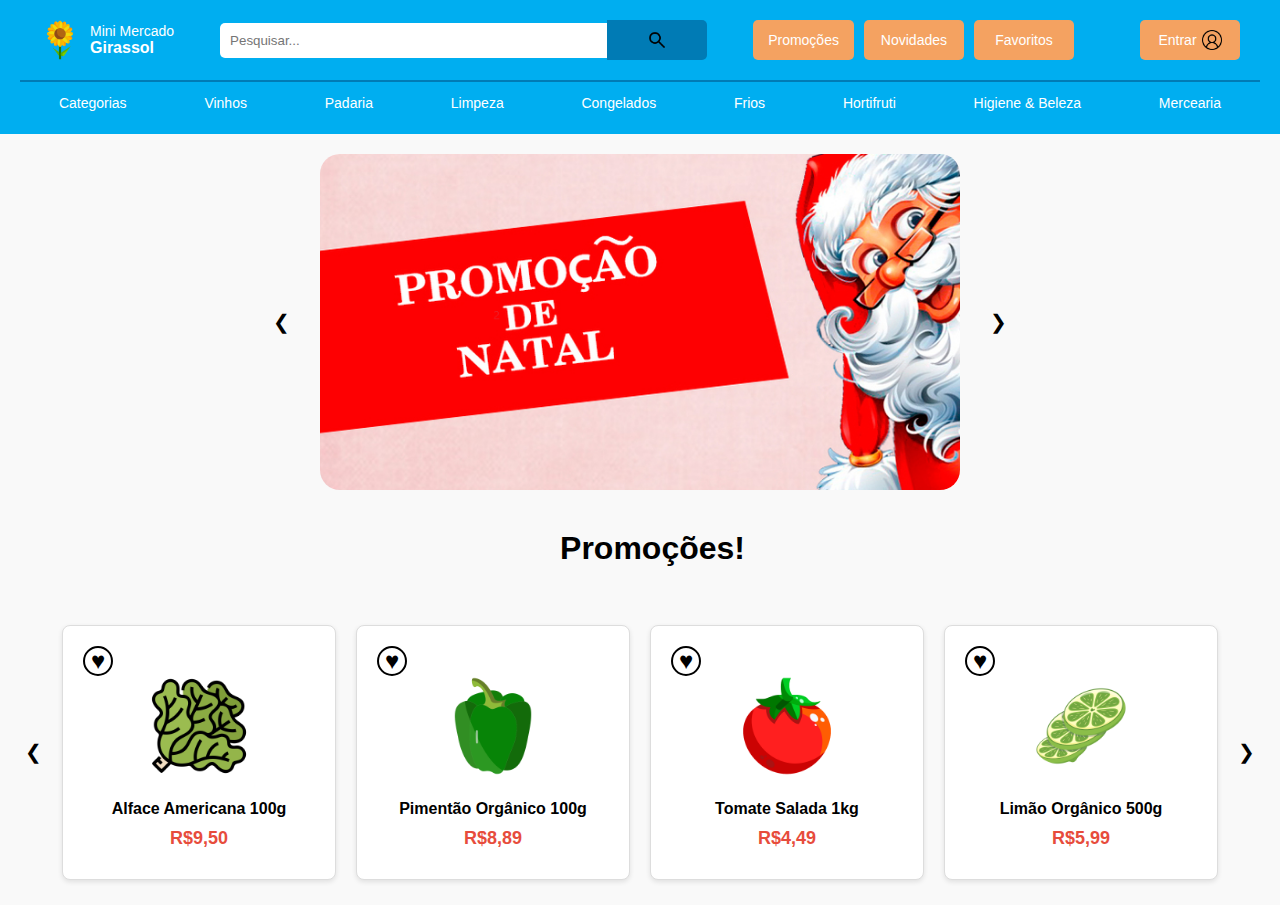
<file: index.html>
<!DOCTYPE html>
<html lang="pt-br">
<head>
    <meta charset="UTF-8">
    <meta name="viewport" content="width=device-width, initial-scale=1.0">
    <meta name="description" content="Girassol Mini Mercado - Produtos frescos e orgânicos ao seu alcance">
    <meta name="keywords" content="mini mercado, alimentos frescos, orgânicos, vegetais, frutas, compras online">
    <meta name="author" content="Girassol Mini Mercado">
    <title>Girassol Mini Mercado</title>
    <link rel="stylesheet" href="global.css">
    <link rel="stylesheet" href="index.css">
</head>
<body>
    <!-- Header -->
    <header class="header">
        <div class="header-container">
            <div class="logo">
                <img src="img/sunflower-icon.png" alt="Girassol" class="logo-img">
                <span class="logo-text">Mini Mercado<br><strong>Girassol</strong></span>
            </div>
            <div class="search-bar">
                <input type="text" placeholder="Pesquisar...">
                <button class="header-btn"><img src="img/search-icon.png" alt="Buscar"></button>
            </div>
            <div class="header-buttons">
                <a href="promocoes.html" class="header-btn">Promoções</a>
                <a href="novidades.html" class="header-btn">Novidades</a>
                <a href="favoritos.html" class="header-btn">Favoritos</a>
            </div>
            <div class="user-login">
                <a href="login.html" class="header-btn">
                    Entrar <img src="img/login-icon.png" alt="Login">
                </a>
            </div>
        </div>
        </div>
        <nav class="nav-menu">
            <a href="#">Categorias</a>
            <a href="#">Vinhos</a>
            <a href="#">Padaria</a>
            <a href="#">Limpeza</a>
            <a href="#">Congelados</a>
            <a href="#">Frios</a>
            <a href="#">Hortifruti</a>
            <a href="#">Higiene & Beleza</a>
            <a href="#">Mercearia</a>
        </nav>
    </header>

    <!-- Seção de Banner de Natal -->
    <section class="natal-section">
        <div class="banner-container">
            <button class="prev-btn">❮</button>
            <img src="img/image-Natal.png" alt="Promoção de Natal" class="banner">
            <img src="img/image-Natal2.png" alt="Promoção de Ano Novo" class="banner" style="display: none;">
            <img src="img/image-Natal3.png" alt="Promoção de Verão" class="banner" style="display: none;">
            <button class="next-btn">❯</button>
        </div>
    </section>

    <!-- Produtos -->
    <div class="container center-content">
        <h1 class="product-title">Promoções!</h1>
    </div>   
    <main>
        <div class="product-grid">
            <button class="prev-btn">❮</button>
            <div class="product-card">
                <span class="heart">&#9829;</span>
                <img src="img/lettuce.png" alt="Alface Americana">
                <h3>Alface Americana 100g</h3>
                <p class="price">R$9,50</p>
            </div>
            <div class="product-card">
                <span class="heart">&#9829;</span>
                <img src="img/pepper.png" alt="Pimentão Orgânico">
                <h3>Pimentão Orgânico 100g</h3>
                <p class="price">R$8,89</p>
            </div>
            <div class="product-card">
                <span class="heart">&#9829;</span>
                <img src="img/tomato.png" alt="Tomate Salada">
                <h3>Tomate Salada 1kg</h3>
                <p class="price">R$4,49</p>
            </div>
            <div class="product-card">
                <span class="heart">&#9829;</span>
                <img src="img/lime.png" alt="Limão Orgânico">
                <h3>Limão Orgânico 500g</h3>
                <p class="price">R$5,99</p>
            </div>
            <button class="next-btn">❯</button>
        </div>
    </main>

    <script>
        // Função para alternar o estado do coração
        const hearts = document.querySelectorAll('.heart');
        hearts.forEach(heart => {
            heart.addEventListener('click', () => {
                heart.classList.toggle('liked');
            });
        });

        // Lógica exibição dos banners
        const banners = document.querySelectorAll(".banner");
        const prevBtn = document.querySelector(".prev-btn");
        const nextBtn = document.querySelector(".next-btn");

        let currentBannerIndex = 0;

        function showBanner(index) {
            banners.forEach((banner, i) => {
                banner.style.display = i === index ? "block" : "none";
            });
        }

        prevBtn.addEventListener("click", () => {
            currentBannerIndex = (currentBannerIndex - 1 + banners.length) % banners.length;
            showBanner(currentBannerIndex);
        });

        nextBtn.addEventListener("click", () => {
            currentBannerIndex = (currentBannerIndex + 1) % banners.length;
            showBanner(currentBannerIndex);
        });

        showBanner(currentBannerIndex);

        // Redirecionar para página Login
        document.getElementById("loginButton").addEventListener("click", function () {
        window.location.href = "login.html";
    });
    </script>
</body>
</html>
</file>
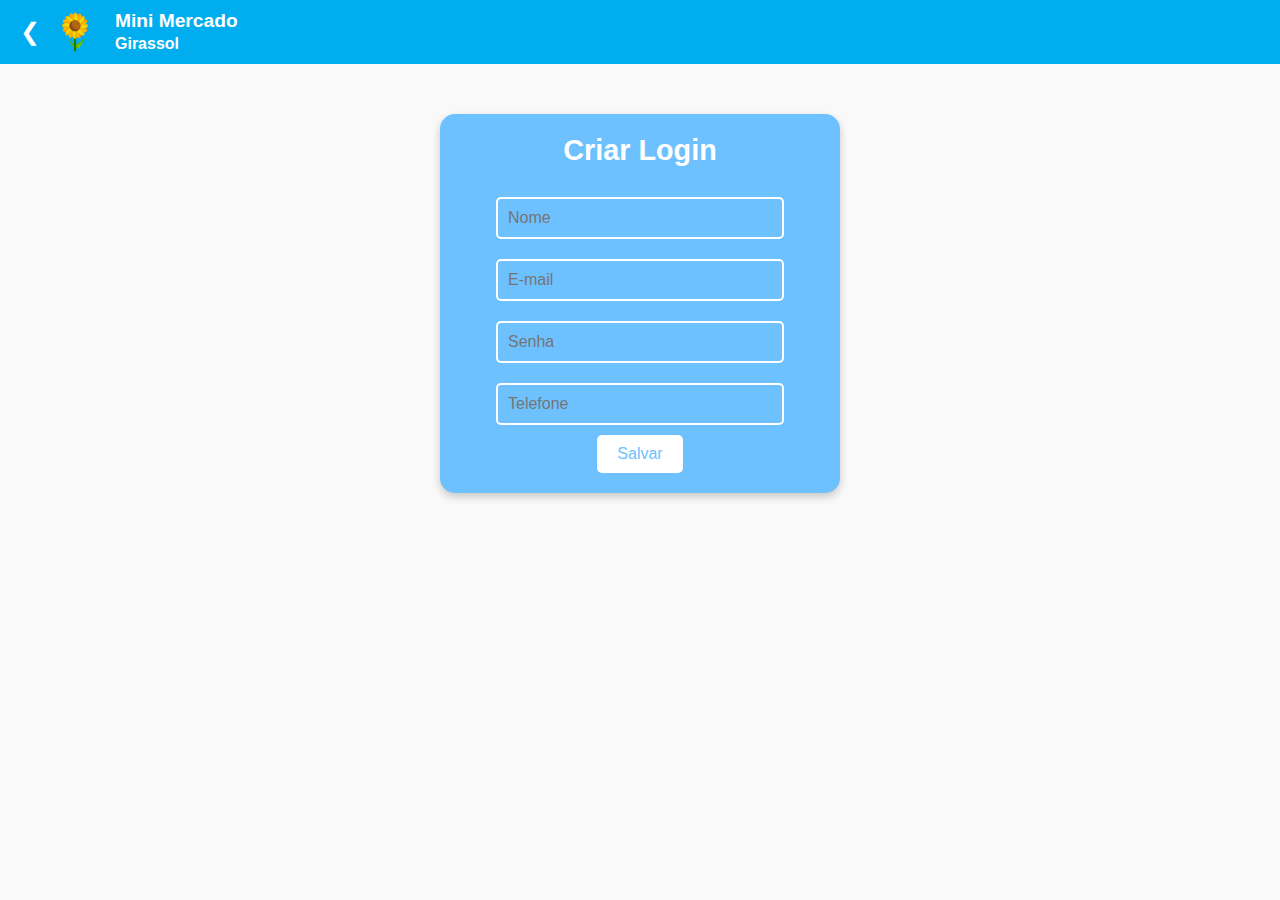
<file: criar-login.html>
<!DOCTYPE html>
<html lang="pt-br">
<head>
    <meta charset="UTF-8">
    <meta name="viewport" content="width=device-width, initial-scale=1.0">
    <meta name="description" content="Girassol Mini Mercado - Produtos frescos e orgânicos ao seu alcance">
    <meta name="keywords" content="mini mercado, alimentos frescos, orgânicos, vegetais, frutas, compras online">
    <meta name="author" content="Girassol Mini Mercado">
    <title>Criar Login - Girassol Mini Mercado</title>
    <link rel="stylesheet" href="global.css">
    <link rel="stylesheet" href="criar-login.css">
</head>
<body>
    <header class="header">
        <div class="header-container">
            <div class="logo">
                <button style="color: white;padding-right: 15px;" class="prev-btn" id="backArrow">❮</button>
                <a href="index.html">
                    <img src="img/sunflower-icon.png" alt="Girassol" class="logo-img">
                    <span class="logo-text">Mini Mercado<br><strong>Girassol</strong></span>
                </a>
            </div>
        </div>
    </header>

    <main>
        <div class="login-container">
            <h1>Criar Login</h1>
            <form>
                <input type="text" placeholder="Nome" required>
                <input type="email" placeholder="E-mail" required>
                <input type="password" placeholder="Senha" required>
                <input type="tel" placeholder="Telefone" required>
                <button type="submit" class="submit-btn">Salvar</button>
            </form>
        </div>
    </main>

    <script>
        document.getElementById("backArrow").addEventListener("click", function () {
            window.location.href = "index.html";
        });
    </script>
</body>
</html>
</file>
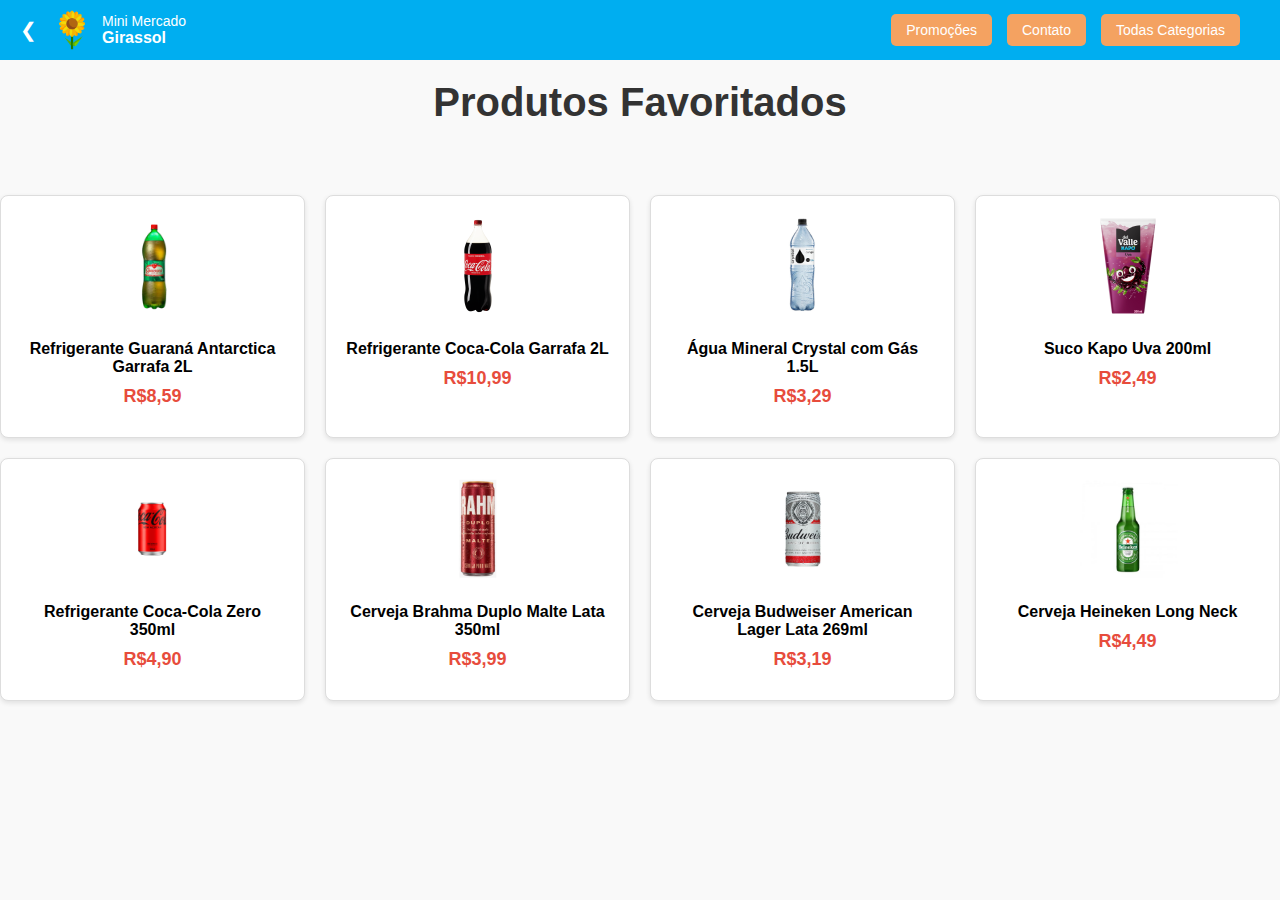
<file: favoritos.html>
<!DOCTYPE html>
<html lang="pt-br">
<head>
    <meta charset="UTF-8">
    <meta name="viewport" content="width=device-width, initial-scale=1.0">
    <meta name="description" content="Girassol Mini Mercado - Novidades fresquinhas para você">
    <meta name="keywords" content="novidades, mini mercado, alimentos frescos, lançamentos">
    <meta name="author" content="Girassol Mini Mercado">
    <title>Novidades - Girassol Mini Mercado</title>
    <link rel="stylesheet" href="global.css">
    <link rel="stylesheet" href="favoritos.css">
</head>
<body>
    <!-- Header -->
    <header class="header">
        <div class="header-container">
            <div class="logo">
                <button style="color: white;padding-right: 15px;" class="prev-btn" id="backArrow">❮</button>
                <img src="img/sunflower-icon.png" alt="Girassol" class="logo-img">
                <span class="logo-text">Mini Mercado<br><strong>Girassol</strong></span>
            </div>
            <div class="header-links">
                <a href="promocoes.html">Promoções</a>
                <a href="#">Contato</a>
                <a href="index.html" class="categories">Todas Categorias</a>
            </div>
        </div>
    </header>

    <div class="container center-content">
        <h1 class="centered-text">Produtos Favoritados</h1>
    </div>    

    <div class="container">
        <div class="novelties-grid">
            <div class="novelty-card">
                 
                <img src="img/guarana.png" alt="Refrigerante Guaraná">
                <h3>Refrigerante Guaraná Antarctica Garrafa 2L</h3>
                <p class="price">R$8,59</p> 
            </div>
            <div class="novelty-card">                
                <img src="img/coca-cola.png" alt="Refrigerante Coca-Cola">
                <h3>Refrigerante Coca-Cola Garrafa 2L</h3>
                <p class="price">R$10,99</p> 
            </div>
            <div class="novelty-card">                
                <img src="img/crystal.png" alt="Água Mineral Crystal">
                <h3>Água Mineral Crystal com Gás 1.5L</h3>
                <p class="price">R$3,29</p>  
            </div>
            <div class="novelty-card">                 
                <img src="img/suco-kapo.png" alt="Suco Kapo Uva">
                <h3>Suco Kapo Uva 200ml</h3>
                <p class="price">R$2,49</p> 
            </div>
            <div class="novelty-card">                
                <img src="img/coca-zero.png" alt="Refrigerante Coca-Cola Zero">
                <h3>Refrigerante Coca-Cola Zero 350ml</h3>
                <p class="price">R$4,90</p>
            </div>
            <div class="novelty-card">                 
                <img src="img/brahma.png" alt="Cerveja Brahma">
                <h3>Cerveja Brahma Duplo Malte Lata 350ml</h3>
                <p class="price">R$3,99</p> 
            </div>
            <div class="novelty-card">            
                <img src="img/budweiser.png" alt="Cerveja Budweiser">
                <h3>Cerveja Budweiser American Lager Lata 269ml</h3>
                <p class="price">R$3,19</p>  
            </div>
            <div class="novelty-card">             
                <img src="img/heineken.png" alt="Cerveja Heineken">
                <h3>Cerveja Heineken Long Neck</h3>
                <p class="price">R$4,49</p> 
            </div>
        </div>
    </div>
    <script>
        document.getElementById("backArrow").addEventListener("click", function () {
            window.location.href = "index.html";
        });

                // Função para alternar o estado do coração
        const hearts = document.querySelectorAll('.heart');
        hearts.forEach(heart => {
            heart.addEventListener('click', () => {
                heart.classList.toggle('liked');
            });
        });
    </script>
</body>
</html>
</file>
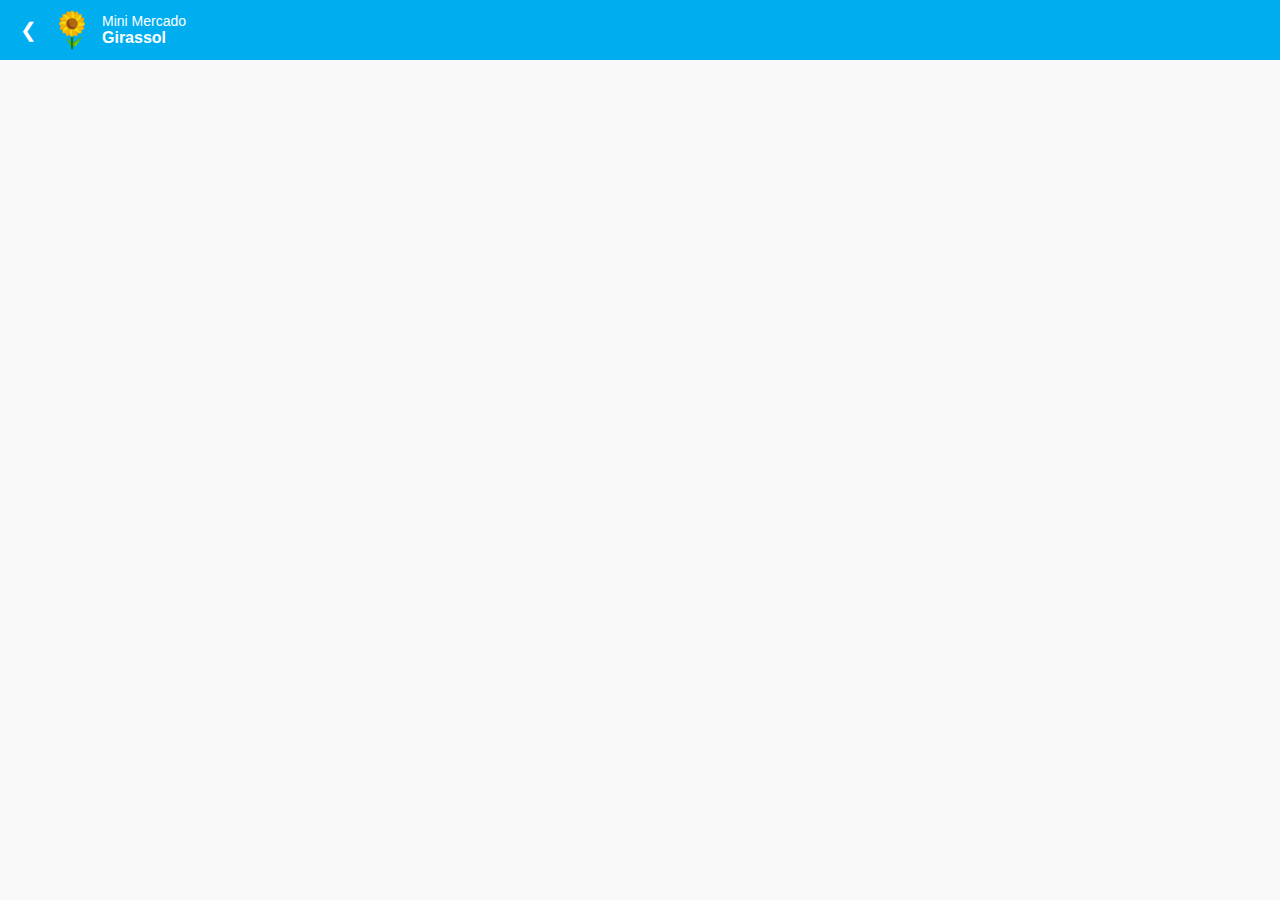
<file: login.html>
<!DOCTYPE html>
<html lang="pt-br">
<head>
    <meta charset="UTF-8">
    <meta name="viewport" content="width=device-width, initial-scale=1.0">
    <meta name="description" content="Girassol Mini Mercado - Produtos frescos e orgânicos ao seu alcance">
    <meta name="keywords" content="mini mercado, alimentos frescos, orgânicos, vegetais, frutas, compras online">
    <meta name="author" content="Girassol Mini Mercado">
    <title>Girassol Mini Mercado</title>
    <link rel="stylesheet" href="global.css">
    <link rel="stylesheet" href="login.css">
</head>
<body>
    <header class="header">
        <div class="header-container">
            <div class="logo">
                <button style="color: white;padding-right: 15px;" class="prev-btn" id="backArrow">❮</button>
                <img src="img/sunflower-icon.png" alt="Girassol" class="logo-img">
                <span class="logo-text">Mini Mercado<br><strong>Girassol</strong></span>
            </div>
        </div>
    </header>

    <main>

    </main>

    <script>
        document.getElementById("backArrow").addEventListener("click", function () {
            window.location.href = "index.html";
        });
    </script>
</body>
</html>
</file>
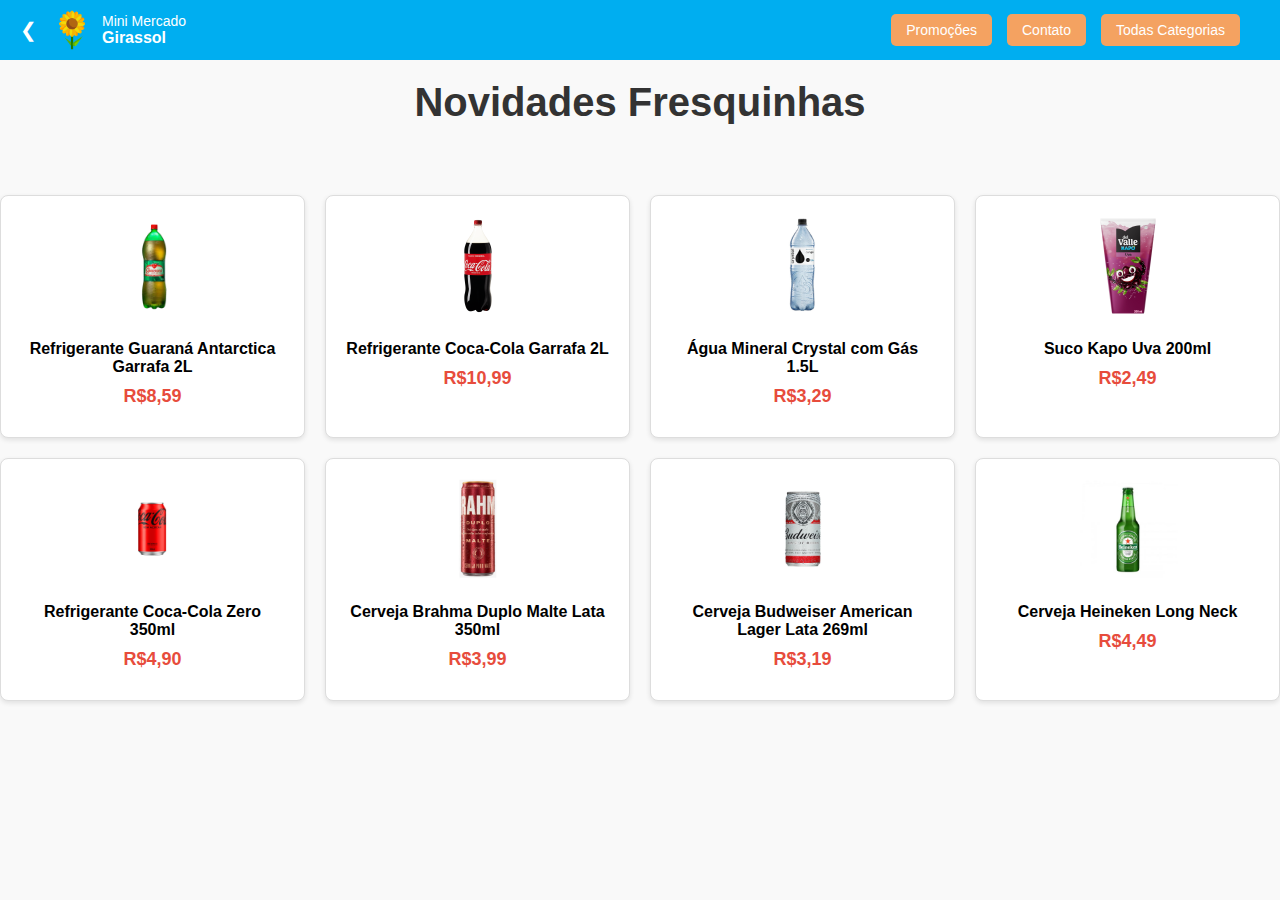
<file: novidades.html>
<!DOCTYPE html>
<html lang="pt-br">
<head>
    <meta charset="UTF-8">
    <meta name="viewport" content="width=device-width, initial-scale=1.0">
    <meta name="description" content="Girassol Mini Mercado - Novidades fresquinhas para você">
    <meta name="keywords" content="novidades, mini mercado, alimentos frescos, lançamentos">
    <meta name="author" content="Girassol Mini Mercado">
    <title>Novidades - Girassol Mini Mercado</title>
    <link rel="stylesheet" href="global.css">
    <link rel="stylesheet" href="novidades.css">
</head>
<body>
    <!-- Header -->
    <header class="header">
        <div class="header-container">
            <div class="logo">
                <button style="color: white;padding-right: 15px;" class="prev-btn" id="backArrow">❮</button>
                <img src="img/sunflower-icon.png" alt="Girassol" class="logo-img">
                <span class="logo-text">Mini Mercado<br><strong>Girassol</strong></span>
            </div>
            <div class="header-links">
                <a href="promocoes.html">Promoções</a>
                <a href="#">Contato</a>
                <a href="index.html" class="categories">Todas Categorias</a>
            </div>
        </div>
    </header>

    <div class="container center-content">
        <h1 class="centered-text">Novidades Fresquinhas</h1>
    </div>    

    <div class="container">
        <div class="novelties-grid">
            <div class="novelty-card">
                 
                <img src="img/guarana.png" alt="Refrigerante Guaraná">
                <h3>Refrigerante Guaraná Antarctica Garrafa 2L</h3>
                <p class="price">R$8,59</p> 
            </div>
            <div class="novelty-card">                
                <img src="img/coca-cola.png" alt="Refrigerante Coca-Cola">
                <h3>Refrigerante Coca-Cola Garrafa 2L</h3>
                <p class="price">R$10,99</p> 
            </div>
            <div class="novelty-card">                
                <img src="img/crystal.png" alt="Água Mineral Crystal">
                <h3>Água Mineral Crystal com Gás 1.5L</h3>
                <p class="price">R$3,29</p>  
            </div>
            <div class="novelty-card">                 
                <img src="img/suco-kapo.png" alt="Suco Kapo Uva">
                <h3>Suco Kapo Uva 200ml</h3>
                <p class="price">R$2,49</p> 
            </div>
            <div class="novelty-card">                
                <img src="img/coca-zero.png" alt="Refrigerante Coca-Cola Zero">
                <h3>Refrigerante Coca-Cola Zero 350ml</h3>
                <p class="price">R$4,90</p>
            </div>
            <div class="novelty-card">                 
                <img src="img/brahma.png" alt="Cerveja Brahma">
                <h3>Cerveja Brahma Duplo Malte Lata 350ml</h3>
                <p class="price">R$3,99</p> 
            </div>
            <div class="novelty-card">            
                <img src="img/budweiser.png" alt="Cerveja Budweiser">
                <h3>Cerveja Budweiser American Lager Lata 269ml</h3>
                <p class="price">R$3,19</p>  
            </div>
            <div class="novelty-card">             
                <img src="img/heineken.png" alt="Cerveja Heineken">
                <h3>Cerveja Heineken Long Neck</h3>
                <p class="price">R$4,49</p> 
            </div>
        </div>
    </div>
    <script>
        document.getElementById("backArrow").addEventListener("click", function () {
            window.location.href = "index.html";
        });

                // Função para alternar o estado do coração
        const hearts = document.querySelectorAll('.heart');
        hearts.forEach(heart => {
            heart.addEventListener('click', () => {
                heart.classList.toggle('liked');
            });
        });
    </script>
</body>
</html>
</file>
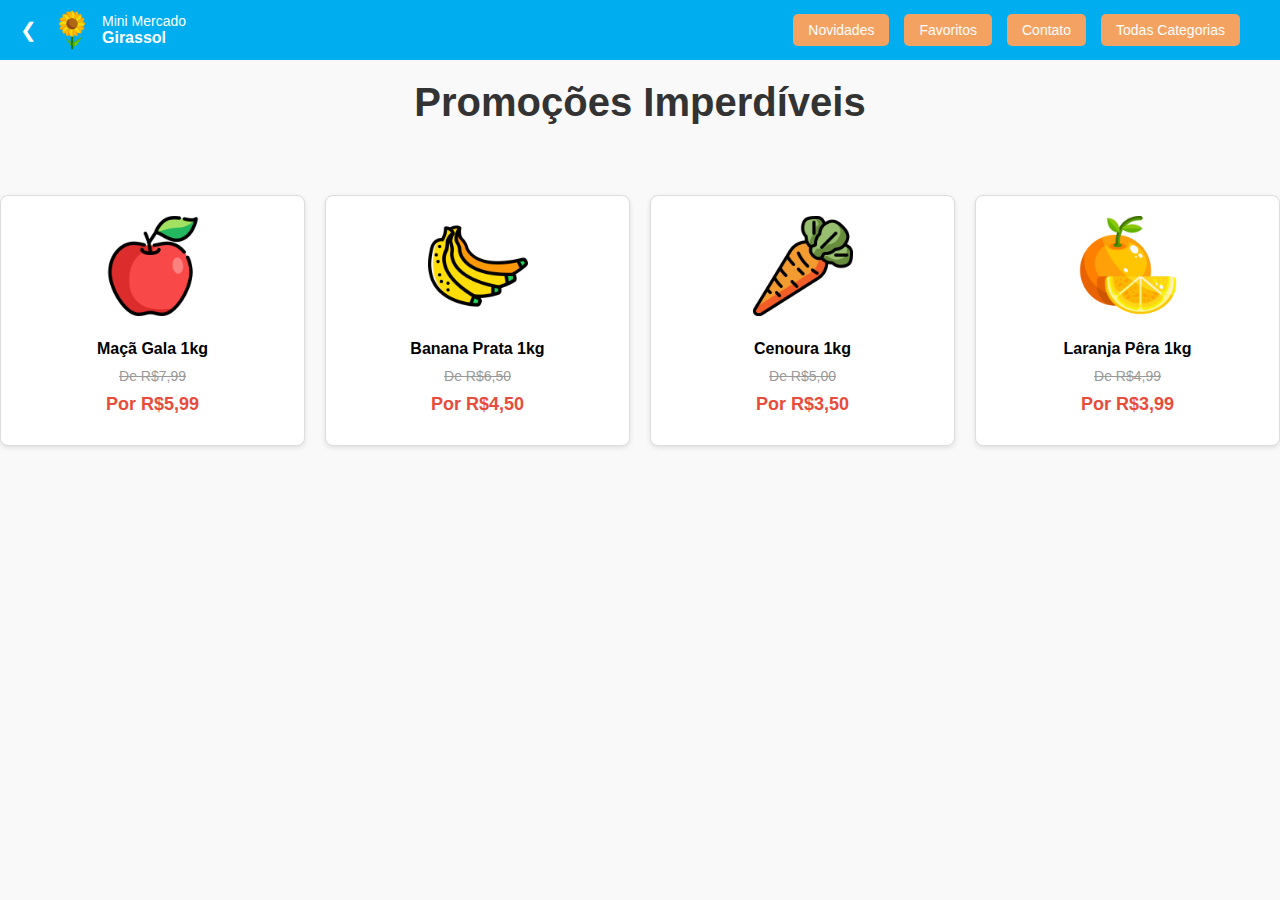
<file: promocoes.html>
<!DOCTYPE html>
<html lang="pt-br">
<head>
    <meta charset="UTF-8">
    <meta name="viewport" content="width=device-width, initial-scale=1.0">
    <meta name="description" content="Girassol Mini Mercado - Promoções imperdíveis">
    <meta name="keywords" content="promoções, mini mercado, alimentos frescos, descontos">
    <meta name="author" content="Girassol Mini Mercado">
    <title>Promoções - Girassol Mini Mercado</title>
    <link rel="stylesheet" href="global.css">
    <link rel="stylesheet" href="promocoes.css">
</head>
<body>
    <!-- Header -->
    <header class="header">
        <div class="header-container">
            <div class="logo">
                <button style="color: white;padding-right: 15px;" class="prev-btn" id="backArrow">❮</button>
                <img src="img/sunflower-icon.png" alt="Girassol" class="logo-img">
                <span class="logo-text">Mini Mercado<br><strong>Girassol</strong></span>
            </div>
            <div class="header-links">
                <a href="novidades.html">Novidades</a>
                <a href="favoritos.html" class="header-btn">Favoritos</a>
                <a href="#">Contato</a>
                <a href="index.html" class="categories">Todas Categorias</a>
            </div>
        </div>
    </header>

    <div class="container center-content">
        <h1 class="centered-text">Promoções Imperdíveis</h1>
    </div>    

    <div class="container">
        <div class="promotions-grid">
            <div class="promotion-card">
                <img src="img/apple.png" alt="Maçã">
                <h3>Maçã Gala 1kg</h3>
                <p class="old-price">De R$7,99</p>
                <p class="price">Por R$5,99</p>
            </div>
            <div class="promotion-card">
                <img src="img/banana.png" alt="Banana">
                <h3>Banana Prata 1kg</h3>
                <p class="old-price">De R$6,50</p>
                <p class="price">Por R$4,50</p>
            </div>
            <div class="promotion-card">
                <img src="img/carrot.png" alt="Cenoura">
                <h3>Cenoura 1kg</h3>
                <p class="old-price">De R$5,00</p>
                <p class="price">Por R$3,50</p>
            </div>
            <div class="promotion-card">
                <img src="img/orange.png" alt="Laranja">
                <h3>Laranja Pêra 1kg</h3>
                <p class="old-price">De R$4,99</p>
                <p class="price">Por R$3,99</p>
 
            </div>
        </div>
    </div>
    <script>
        document.getElementById("backArrow").addEventListener("click", function () {
            window.location.href = "index.html";
        });
    </script>
</body>
</html>
</file>
<file: global.css>
* {
    margin: 0;
    padding: 0;
    box-sizing: border-box;
}

body {
    font-family: Arial, sans-serif;
    margin: 0;
    padding: 0;
    background-color: #f9f9f9;
}

/* Header */

.header {
    background-color: #00aef0;
    color: white;
    padding: 10px 20px;
}

.header-container {
    display: flex;
    align-items: center;
    justify-content: space-between;
}

.logo {
    display: flex;
    align-items: center;
}

.logo-img {
    width: 40px;
    height: 40px;
    margin-right: 10px;
}

.logo-text {
    font-size: 14px;
}

.logo-text strong {
    font-size: 16px;
}
</file>
<file: index.css>
.prev-btn {
    border: none;
    background-color: transparent;
    font-size: 20px;
    cursor: pointer;
}

.promotions-grid {
    display: grid;
    grid-template-columns: repeat(auto-fill, minmax(250px, 1fr));
    gap: 20px;
}

.promotion-card {
    background: white;
    border: 1px solid #ddd;
    border-radius: 8px;
    text-align: center;
    padding: 20px;
    box-shadow: 0 2px 5px rgba(0, 0, 0, 0.1);
}

.promotion-card img {
    width: 100px;
    height: auto;
    margin-bottom: 10px;
}

.promotion-card h3 {
    font-size: 16px;
    margin: 10px 0;
}

.promotion-card p {
    font-size: 14px;
    margin: 5px 0;
    color: #333;
}

.promotion-card .price {
    color: #E74C3C;
    font-weight: bold;
    font-size: 18px;
    margin: 10px 0;
}

.promotion-card .old-price {
    text-decoration: line-through;
    color: #999;
    font-size: 14px;
}

.add-to-cart {
    background-color: #4ABDF5;
    color: white;
    border: none;
    border-radius: 5px;
    padding: 10px 20px;
    font-size: 14px;
    cursor: pointer;
    transition: background-color 0.3s;
}

.add-to-cart:hover {
    background-color: #3598DB;
}

.center-content {
    display: flex;
    justify-content: center;
    align-items: flex-start;
    height: 10vh;
    text-align: center;
    padding-top: 20px;
}

.centered-text {
    font-size: 2.5em;
    color: #333;
    margin: 0;
}

.header-links {
    display: flex;
    gap: 15px;
    align-items: center;
    margin-right: 20px;
}

.header-links a {
    color: white;
    text-decoration: none;
    font-size: 14px;
    padding: 8px 15px;
    border-radius: 5px;
    background-color: transparent;
    transition: background-color 0.3s, color 0.3s;
    background-color: #f4a261;
}

.header-links a:hover {
    color: #333;
    background-color: #e76f51;
    text-decoration: none;
}

.search-bar {
    display: flex;
    align-items: center;
}

.search-bar input {
    padding: 10px 200px 10px 10px;
    border: none;
    border-radius: 5px 0 0 5px;
    outline: none;
}

.search-bar button {
    background-color: #007bb5;
    border: none;
    padding: 8px 9px;
    border-radius: 0 5px 5px 0;
    cursor: pointer;
    display: flex;
    align-items: center;
}

.search-bar img {
    width: 16px;
    height: 16px;
}

.nav-menu {
    display: flex;
    justify-content: space-around;
    margin-top: 10px;
    padding: 5px 0;
    border-top: 2px solid #007bb5;
    align-items: center;
}

.nav-menu a {
    color: white;
    text-decoration: none;
    font-size: 14px;
    display: flex;
    align-items: center;
    gap: 5px;
    padding: 8px 15px;
    border-radius: 5px;
    background-color: transparent;
    transition: background-color 0.3s, color 0.3s;
}

.nav-menu a:hover {
    background-color: #f4a261;
    color: white;
    text-decoration: none;
}

.natal-section {
    text-align: center;
}

.banner-container {
    display: flex;
    align-items: center;
    justify-content: center;
    gap: 30px;
}

.banner {
    width: 50%;
    height: auto;
    margin: 20px 0;
    border-radius: 20px;
}

.prev-btn, .next-btn {
    border: none;
    background-color: transparent;
    font-size: 20px;
    cursor: pointer;
}

.product-title {
    padding-left: 25px;
}

.product-grid {
    display: flex;
    align-items: center;
    justify-content: space-around;
    gap: 20px;
    padding: 25px;
}

.product-card {
    background: white;
    border: 1px solid #ddd;
    border-radius: 8px;
    text-align: center;
    padding: 20px;
    box-shadow: 0 2px 5px rgba(0, 0, 0, 0.1);
    width: 50%;
    height: auto;
}

.product-card img {
    width: 100px;
    height: auto;
    margin-bottom: 10px;
}

.product-card h3 {
    font-size: 16px;
    margin: 10px 0;
}

.product-card p {
    font-size: 14px;
    margin: 5px 0;
    color: #333;
}

.product-card .price {
    color: #E74C3C;
    font-weight: bold;
    font-size: 18px;
    margin: 10px 0;
}

.add-to-cart {
    background-color: #4ABDF5;
    color: white;
    border: none;
    border-radius: 5px;
    padding: 10px 20px;
    font-size: 14px;
    cursor: pointer;
    transition: background-color 0.3s;
}

.add-to-cart:hover {
    background-color: #3598DB;
}

.heart {
    top: 10px;
    right: 10px;
    font-size: 24px;
    color: black;
    border: 2px solid black;
    border-radius: 50%;
    width: 30px;
    height: 30px;
    display: flex;
    align-items: center;
    justify-content: center;
    cursor: pointer;
    transition: background-color 0.3s, color 0.3s;
}

.heart:hover {
    background-color: #f7f7f7;
}

.heart.liked {
    background-color: red;
    color: white;
}

.header-container {
    display: flex;
    justify-content: space-between;
    align-items: center;
    padding: 10px 20px;
}

.header-buttons {
    display: flex;
    gap: 10px;
    align-items: center;
    margin-right: 20px;
}

.header-btn {
    display: flex;
    align-items: center;
    justify-content: center;
    gap: 5px;
    background-color: #f4a261;
    color: white;
    text-decoration: none;
    border: none;
    border-radius: 5px;
    padding: 8px 15px;
    font-size: 14px;
    height: 40px;
    min-width: 100px;
    cursor: pointer;
}

.header-btn img {
    width: 20px;
    height: 20px;
}

.header-btn:hover {
    background-color: #e76f51;
}

.user-login {
    display: flex;
    align-items: center;
    gap: 10px;
}

.centered-text {
    font-size: 2.5em;
    color: #333;
    margin: 0;
}
</file>
<file: criar-login.css>
/* criar-login.css */
.login-container {
    background-color: #6ec1ff;
    width: 400px;
    margin: 50px auto;
    padding: 20px;
    border-radius: 15px;
    text-align: center;
    box-shadow: 0 4px 8px rgba(0, 0, 0, 0.2);
    position: relative;
}

.login-container h1 {
    color: white;
    margin-bottom: 20px;
    font-family: Arial, sans-serif;
    font-size: 1.8rem;
}

.login-container input {
    width: 80%;
    padding: 10px;
    margin: 10px 0;
    border: 2px solid #fff;
    border-radius: 5px;
    background-color: transparent;
    color: white;
    font-size: 1rem;
}

.login-container input:focus {
    outline: none;
    border-color: #9371f9;
}

.submit-btn {
    background-color: white;
    color: #6ec1ff;
    border: none;
    padding: 10px 20px;
    font-size: 1rem;
    border-radius: 5px;
    cursor: pointer;
}

.submit-btn:hover {
    background-color: #e8f7ff;
}

header {
    padding: 15px;
    background-color: #6ec1ff;
}

header .logo-text {
    font-size: 1.2rem;
    font-weight: bold;
    color: white;
    margin-left: 10px;
}

header .logo a {
    text-decoration: none; 
    display: flex; 
    align-items: center; 
}

header .logo a img {
    width: 40px; 
    height: auto;
}

header .logo a:hover .logo-text {
    color: #e8f7ff; 
}

header .prev-btn {
    font-size: 1.5rem;
    background: none;
    border: none;
    color: white;
    cursor: pointer;
}

.prev-btn {
    font-size: 1.5rem;
    background: none;
    border: none;
    color: white;
    cursor: pointer;
}
</file>
<file: favoritos.css>
.prev-btn {
    border: none;
    background-color: transparent;
    font-size: 20px;
    cursor: pointer;
}

.novelties-grid {
    display: grid;
    grid-template-columns: repeat(4, 1fr);
    gap: 20px;
}

.novelty-card {
    background: white;
    border: 1px solid #ddd;
    border-radius: 8px;
    text-align: center;
    padding: 20px;
    box-shadow: 0 2px 5px rgba(0, 0, 0, 0.1);
}

.novelty-card img {
    width: 100px;
    height: auto;
    margin-bottom: 10px;
}

.novelty-card h3 {
    font-size: 16px;
    margin: 10px 0;
}

.novelty-card p {
    font-size: 14px;
    margin: 5px 0;
    color: #333;
}

.novelty-card .price {
    color: #E74C3C;
    font-weight: bold;
    font-size: 18px;
    margin: 10px 0;
}

.add-to-cart {
    background-color: #4ABDF5;
    color: white;
    border: none;
    border-radius: 5px;
    padding: 10px 20px;
    font-size: 14px;
    cursor: pointer;
    transition: background-color 0.3s;
}

.add-to-cart:hover {
    background-color: #3598DB;
}

.header-links {
    display: flex;
    gap: 15px; 
    align-items: center; 
    margin-right: 20px; 
}

.header-links a {
    color: white; 
    text-decoration: none; 
    font-size: 14px; 
    padding: 8px 15px; 
    border-radius: 5px; 
    background-color: transparent; 
    transition: background-color 0.3s, color 0.3s; 
    background-color: #f4a261;
}

.header-links a:hover {
    color: #333; 
    background-color: #e76f51; 
    text-decoration: none; 
}

.center-content {
    display: flex;
    justify-content: center;
    align-items: flex-start; 
    height: 15vh; 
    text-align: center;
    padding-top: 20px; 
}

.centered-text {
    font-size: 2.5em; 
    color: #333; 
    margin: 0; 
}
</file>
<file: login.css>
.prev-btn {
    border: none;
    background-color: transparent;
    font-size: 20px;
    cursor: pointer;
}
</file>
<file: novidades.css>
.prev-btn {
    border: none;
    background-color: transparent;
    font-size: 20px;
    cursor: pointer;
}

.novelties-grid {
    display: grid;
    grid-template-columns: repeat(4, 1fr);
    gap: 20px;
}

.novelty-card {
    background: white;
    border: 1px solid #ddd;
    border-radius: 8px;
    text-align: center;
    padding: 20px;
    box-shadow: 0 2px 5px rgba(0, 0, 0, 0.1);
}

.novelty-card img {
    width: 100px;
    height: auto;
    margin-bottom: 10px;
}

.novelty-card h3 {
    font-size: 16px;
    margin: 10px 0;
}

.novelty-card p {
    font-size: 14px;
    margin: 5px 0;
    color: #333;
}

.novelty-card .price {
    color: #E74C3C;
    font-weight: bold;
    font-size: 18px;
    margin: 10px 0;
}

.add-to-cart {
    background-color: #4ABDF5;
    color: white;
    border: none;
    border-radius: 5px;
    padding: 10px 20px;
    font-size: 14px;
    cursor: pointer;
    transition: background-color 0.3s;
}

.add-to-cart:hover {
    background-color: #3598DB;
}

.header-links {
    display: flex;
    gap: 15px; 
    align-items: center; 
    margin-right: 20px; 
}

.header-links a {
    color: white; 
    text-decoration: none; 
    font-size: 14px; 
    padding: 8px 15px; 
    border-radius: 5px; 
    background-color: transparent; 
    transition: background-color 0.3s, color 0.3s; 
    background-color: #f4a261;
}

.header-links a:hover {
    color: #333; 
    background-color: #e76f51; 
    text-decoration: none; 
}

.center-content {
    display: flex;
    justify-content: center;
    align-items: flex-start; 
    height: 15vh; 
    text-align: center;
    padding-top: 20px; 
}

.centered-text {
    font-size: 2.5em; 
    color: #333; 
    margin: 0; 
}
</file>
<file: promocoes.css>
.prev-btn {
    border: none;
    background-color: transparent;
    font-size: 20px;
    cursor: pointer;
}

.promotions-grid {
    display: grid;
    grid-template-columns: repeat(auto-fill, minmax(250px, 1fr));
    gap: 20px;
}

.promotion-card {
    background: white;
    border: 1px solid #ddd;
    border-radius: 8px;
    text-align: center;
    padding: 20px;
    box-shadow: 0 2px 5px rgba(0, 0, 0, 0.1);
}

.promotion-card img {
    width: 100px;
    height: auto;
    margin-bottom: 10px;
}

.promotion-card h3 {
    font-size: 16px;
    margin: 10px 0;
}

.promotion-card p {
    font-size: 14px;
    margin: 5px 0;
    color: #333;
}

.promotion-card .price {
    color: #E74C3C;
    font-weight: bold;
    font-size: 18px;
    margin: 10px 0;
}

.promotion-card .old-price {
    text-decoration: line-through;
    color: #999;
    font-size: 14px;
}

.add-to-cart {
    background-color: #4ABDF5;
    color: white;
    border: none;
    border-radius: 5px;
    padding: 10px 20px;
    font-size: 14px;
    cursor: pointer;
    transition: background-color 0.3s;
}

.add-to-cart:hover {
    background-color: #3598DB;
}

.center-content {
    display: flex;
    justify-content: center;
    align-items: flex-start;
    height: 15vh;
    text-align: center;
    padding-top: 20px;
}

.centered-text {
    font-size: 2.5em;
    color: #333;
    margin: 0;
}

.header-links {
    display: flex;
    gap: 15px;
    align-items: center;
    margin-right: 20px;
}

.header-links a {
    color: white;
    text-decoration: none;
    font-size: 14px;
    padding: 8px 15px;
    border-radius: 5px;
    background-color: transparent;
    transition: background-color 0.3s, color 0.3s;
    background-color: #f4a261;
}

.header-links a:hover {
    color: #333;
    background-color: #e76f51;
    text-decoration: none;
}
</file>
